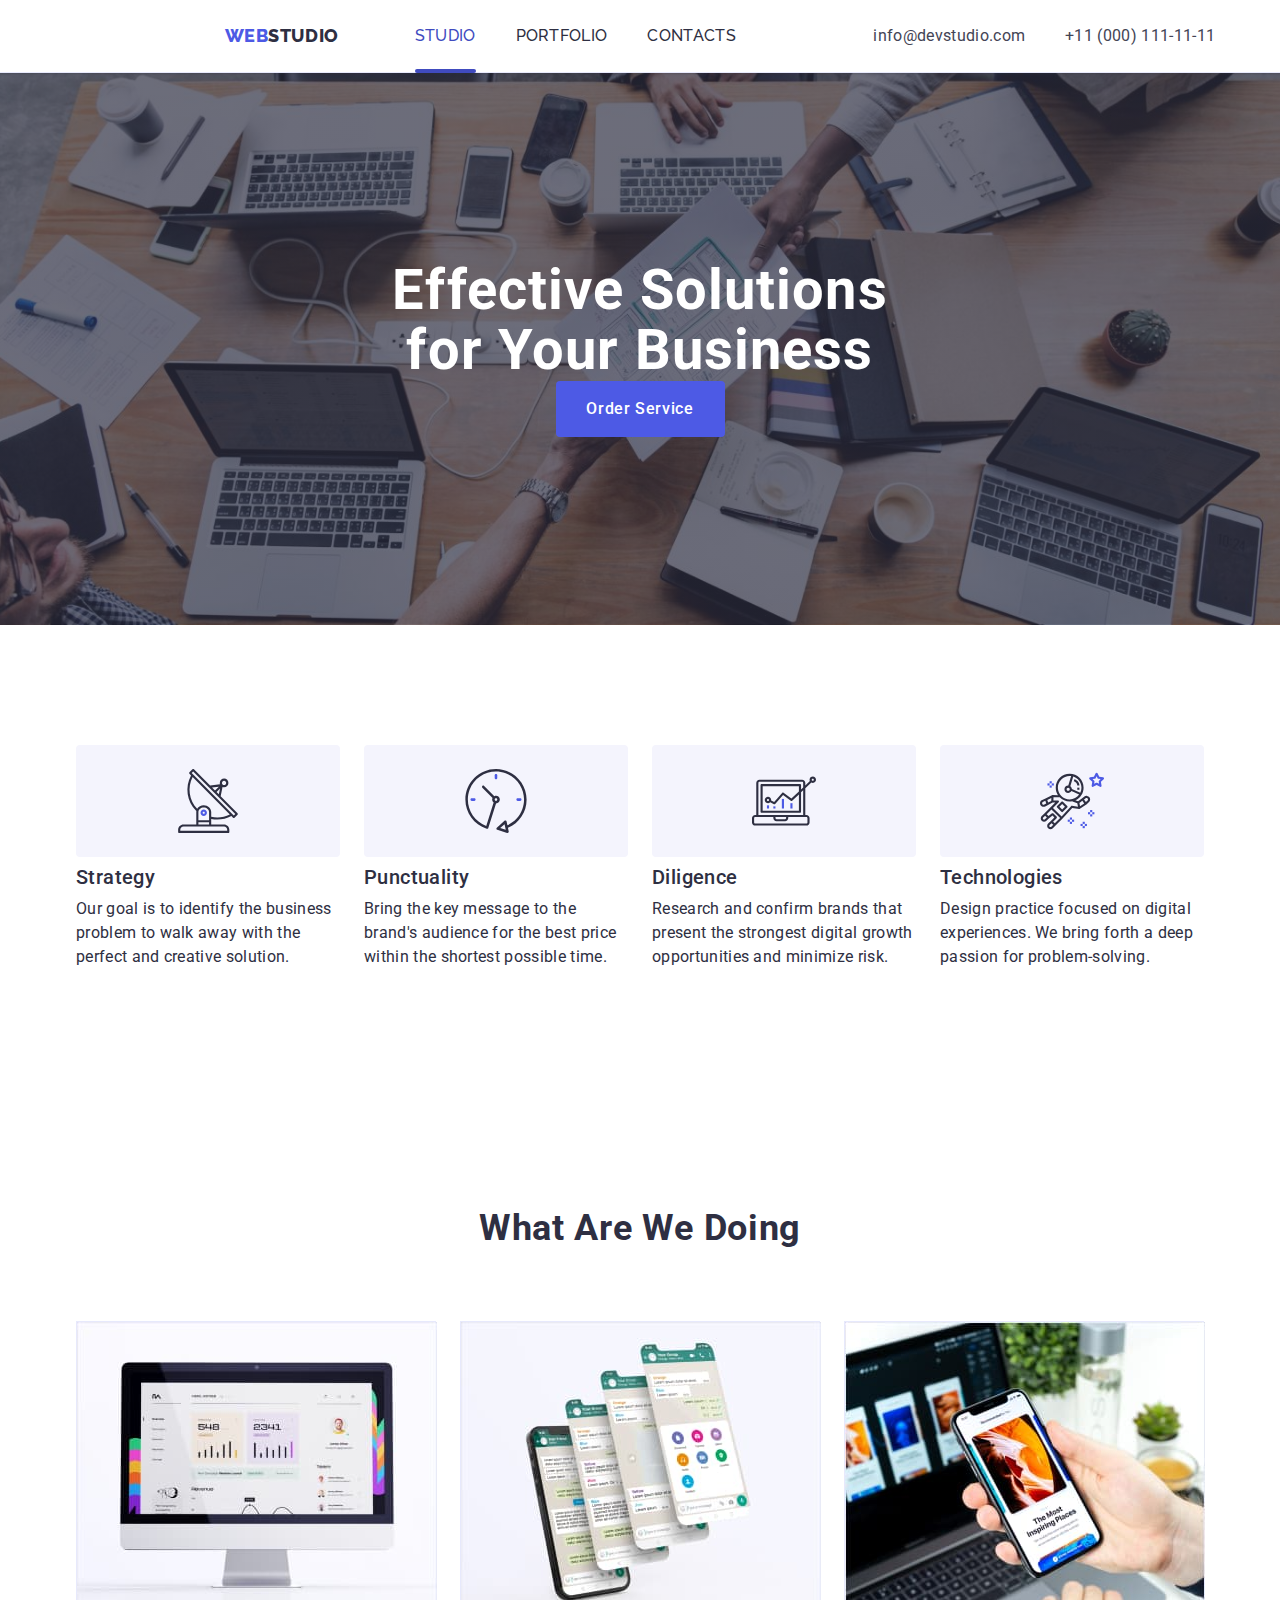
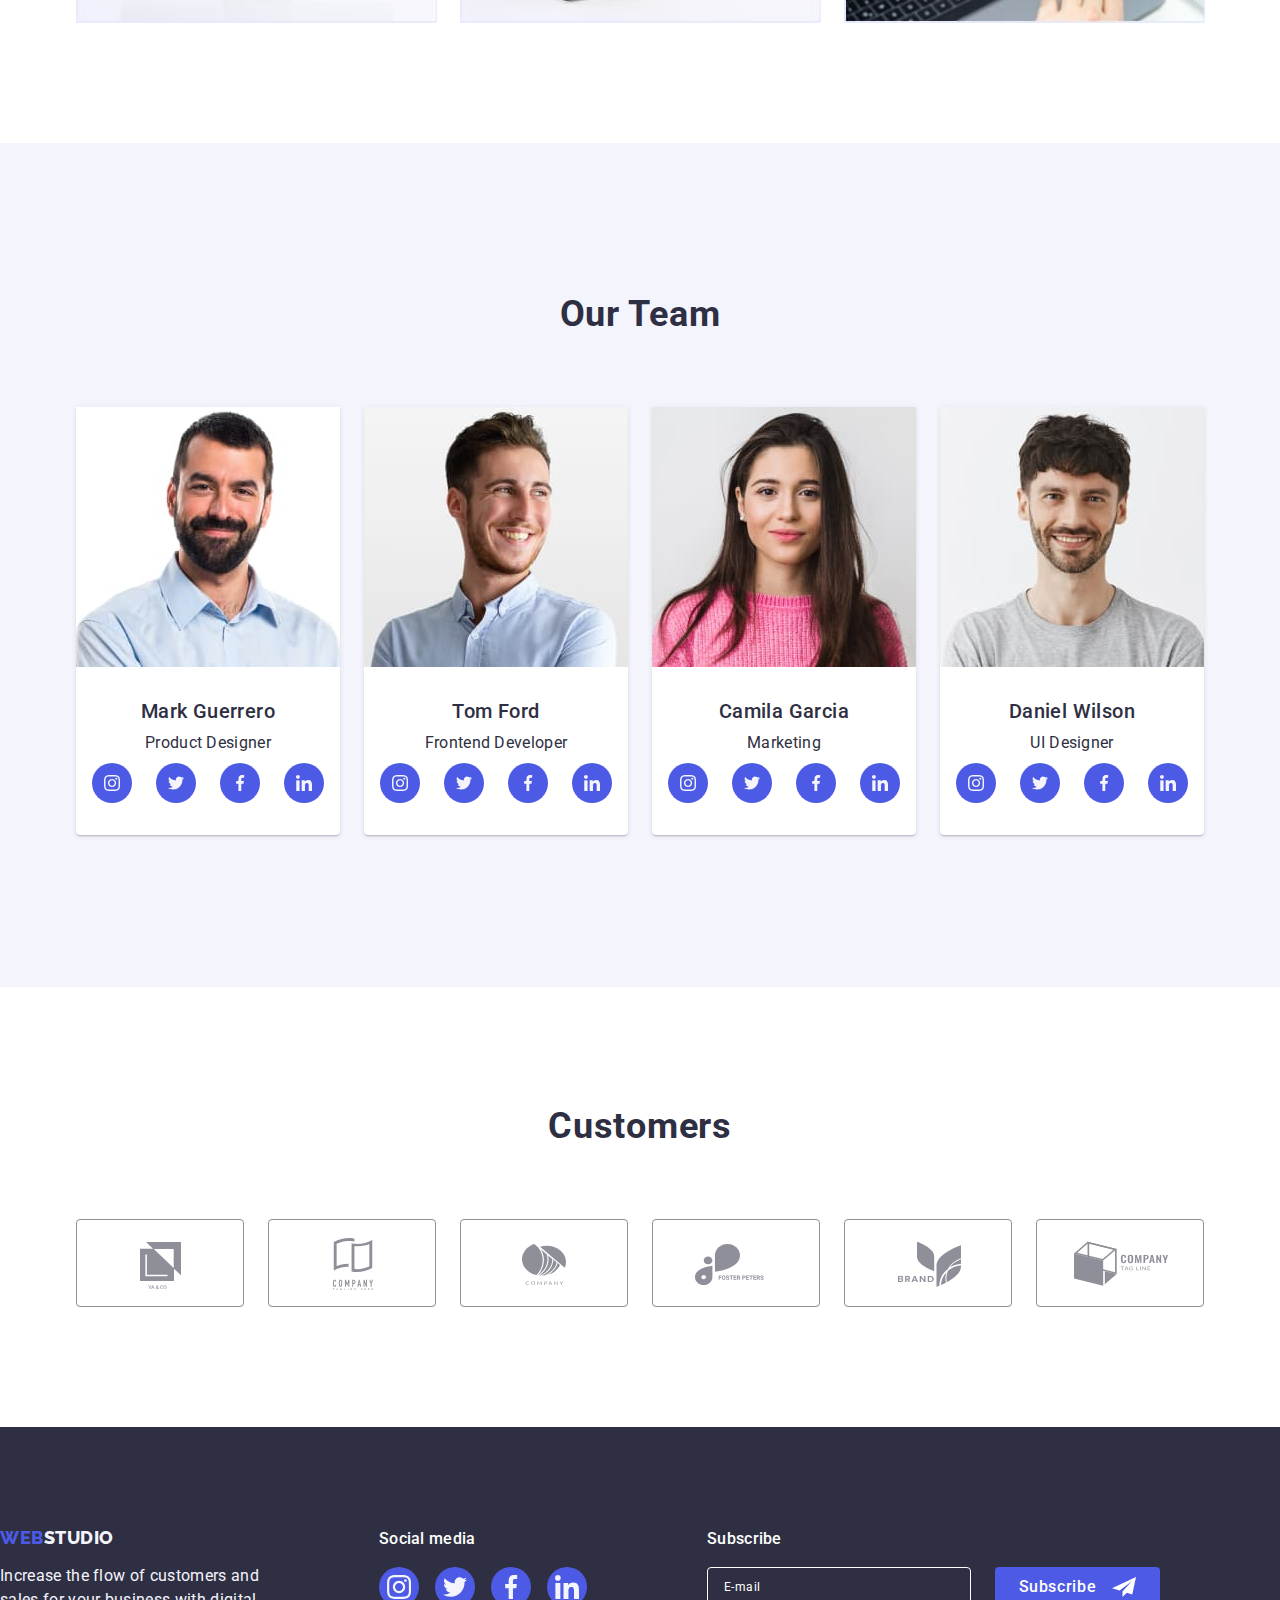
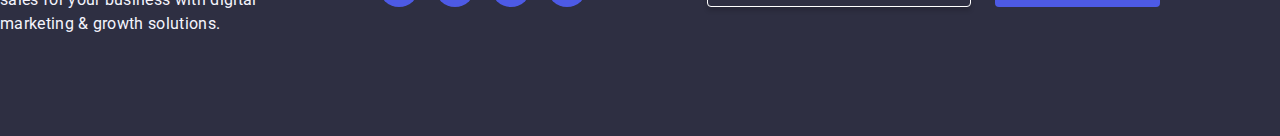
<file: index.html>
<!DOCTYPE html>
<html lang="en">
<head>
    <meta charset="UTF-8">
    <meta name="viewport" content="width=device-width, initial-scale=1.0">
    <title>Web Studio</title>
    <link
    rel="stylesheet"
    href="https://cdnjs.cloudflare.com/ajax/libs/modern-normalize/1.0.0/modern-normalize.min.css"
  />
    <link rel="preconnect" href="https://fonts.googleapis.com" />
    <link rel="preconnect" href="https://fonts.gstatic.com" crossorigin />
    <link
      href="https://fonts.googleapis.com/css2?family=Raleway:wght@800&family=Roboto:wght@400;500;700;900&display=swap"
      rel="stylesheet"
    />
    <link rel="stylesheet" href="./css/styles.css"/>
</head>
<body>
    <header class="header">
        <div class="container">
            <nav class="nav">
                <a href="/index.html" class="link">Web<span class="logo-head">Studio</span></a>
                <ul class="list">
                    <li class="list-item active-nav"><a href="./index.html" class="active-link link">Studio</a></li>
                    <li class="list-item"><a href="./portfolio.html" class="link">Portfolio</a></li>
                    <li class="list-item"><a href="" class="link">Contacts</a></li>
                </ul>
            </nav>
            <address class="contacts">
                <ul class="list">
                    <li class="list-item">
                        <a href="mailto:info@devstudio.com" class="link">info@devstudio.com</a>
                    </li>
                    <li class="list-item">
                        <a href="tel:+110001111111" class="link">+11 (000) 111-11-11</a>
                    </li>
                </ul>
            </address>
        </div>
    </header>
    <main class="main">
        <section class="section hero-section">
                <div class="container">
                    <h1 class="hero-title">Effective Solutions for Your Business</h1>
                    <button type="button" class="hero-button" data-modal-open>Order Service</button>
                </div>
        </section>
        <section class="section section-two Advantages">
            <div class="container">
                <h2 class="visually-hidden">Features</h2>
                <ul class="list">
                    <li class="selection">
                        <div class="stwo-div">
                            <svg width="64" height="64" class="stwo-icons">
                                <use href="./images/icons.svg#strategy"/>
                            </svg>
                        </div>
                        <h3 class="item-title">Strategy</h3>
                        <p class="selection-p">Our goal is to identify the business <br> problem to walk away with the <br> perfect and creative solution.</p>
                    </li>
                    <li class="selection">
                        <div class="stwo-div">
                            <svg width="64" height="64" class="stwo-icons">
                                <use href="./images/icons.svg#punctuality"/>
                            </svg>
                        </div>
                        <h3 class="item-title">Punctuality</h3>
                        <p class="selection-p">Bring the key message to the <br> brand's audience for the best price <br> within the shortest possible time.</p>
                    </li>
                    <li class="selection">
                        <div class="stwo-div">
                            <svg width="64" height="64" class="stwo-icons">
                                <use href="./images/icons.svg#diligence"/>
                            </svg>
                        </div>
                        <h3 class="item-title">Diligence</h3>
                        <p class="selection-p">Research and confirm brands that <br> present the strongest digital growth <br> opportunities and minimize risk.</p>
                    </li>
                    <li class="selection">
                        <div class="stwo-div">
                            <svg width="64" height="64" class="stwo-icons">
                                <use href="./images/icons.svg#technologies"/>
                            </svg>
                        </div>
                        <h3 class="item-title">Technologies</h3>
                        <p class="selection-p">Design practice focused on digital <br> experiences. We bring forth a deep <br> passion for problem-solving.</p>
                    </li>
                </ul>
            </div>
        </section>
        <section class="section section-three">
            <div class="container">
                <h2 class="section-title">What are we doing</h2>
                <ul class="list">
                    <li class="wwd">
                        <img src="./images/img1-pc.jpg" alt="reports" width="360"/>
                    </li>
                    <li class="wwd">
                        <img src="./images/img2-phone-app.jpg" alt="apps" width="360"/>
                    </li>
                    <li class="wwd">
                        <img src="./images/img3-phone-article.jpg" alt="articles" width="360"/>
                    </li>
                </ul>
            </div>
        </section>
        <section class="section section-four team">
            <div class="container">
                <h2 class="section-title">Our Team</h2>
                <ul class="list">
                    <li class="team-list">
                        <img src="./images/img-mark.jpg" alt="Mark Guerrero" width="264" class="markg"/>
                        <div class="container">
                            <h3 class="item-title">Mark Guerrero</h3>
                            <p class="selection-p">Product Designer</p>
                            <ul class="socmed-team">
                                <li class="social-list">
                                    <a href="" class="social-link link">
                                        <svg width="16" height="16" class="sfour-icons">
                                            <use href="./images/icons.svg#insta-socmed"/>
                                        </svg>
                                    </a>
                                </li>
                                <li class="social-list">
                                    <a href="" class="social-link link">
                                        <svg width="16" height="16" class="sfour-icons">
                                            <use href="./images/icons.svg#twitter-socmed"/>
                                        </svg>
                                    </a>
                                </li>
                                <li class="social-list">
                                    <a href="" class="social-link link">
                                        <svg width="16" height="16" class="sfour-icons">
                                            <use href="./images/icons.svg#face-socmed"/>
                                        </svg>
                                    </a>
                                </li>
                                <li class="social-list">
                                    <a href="" class="social-link link">
                                        <svg width="16" height="16" class="sfour-icons">
                                            <use href="./images/icons.svg#linked-socmed"/>
                                        </svg>
                                    </a>
                                </li>
                            </ul>
                        </div>
                    </li>
                    <li class="team-list">
                        <img src="./images/img-tom.jpg" alt="Tom Ford" width="264" class="tomf"/>
                        <div class="container">
                            <h3 class="item-title">Tom Ford</h3>
                            <p class="selection-p">Frontend Developer</p>
                            <ul class="socmed-team">
                                <li class="social-list">
                                    <a href="" class="social-link link">
                                        <svg width="16" height="16" class="sfour-icons">
                                            <use href="./images/icons.svg#insta-socmed"/>
                                        </svg>
                                    </a>
                                </li>
                                <li class="social-list">
                                    <a href="" class="social-link link">
                                        <svg width="16" height="16" class="sfour-icons">
                                            <use href="./images/icons.svg#twitter-socmed"/>
                                        </svg>
                                    </a>
                                </li>
                                <li class="social-list">
                                    <a href="" class="social-link link">
                                        <svg width="16" height="16" class="sfour-icons">
                                            <use href="./images/icons.svg#face-socmed"/>
                                        </svg>
                                    </a>
                                </li>
                                <li class="social-list">
                                    <a href="" class="social-link link">
                                        <svg width="16" height="16" class="sfour-icons">
                                            <use href="./images/icons.svg#linked-socmed"/>
                                        </svg>
                                    </a>
                                </li>
                            </ul>
                        </div>
                    </li>
                    <li class="team-list">
                        <img src="./images/img-camila.jpg" alt="Camila Garcia" width="264" class="camillag"/>
                        <div class="container">
                            <h3 class="item-title">Camila Garcia</h3>
                            <p class="selection-p">Marketing</p>
                            <ul class="socmed-team">
                                <li class="social-list">
                                    <a href="" class="social-link link">
                                        <svg width="16" height="16" class="sfour-icons">
                                            <use href="./images/icons.svg#insta-socmed"/>
                                        </svg>
                                    </a>
                                </li>
                                <li class="social-list">
                                    <a href="" class="social-link link">
                                        <svg width="16" height="16" class="sfour-icons">
                                            <use href="./images/icons.svg#twitter-socmed"/>
                                        </svg>
                                    </a>
                                </li>
                                <li class="social-list">
                                    <a href="" class="social-link link">
                                        <svg width="16" height="16" class="sfour-icons">
                                            <use href="./images/icons.svg#face-socmed"/>
                                        </svg>
                                    </a>
                                </li>
                                <li class="social-list">
                                    <a href="" class="social-link link">
                                        <svg width="16" height="16" class="sfour-icons">
                                            <use href="./images/icons.svg#linked-socmed"/>
                                        </svg>
                                    </a>
                                </li>
                            </ul>
                        </div>
                    </li>
                    <li class="team-list">
                        <img src="./images/img-daniel.jpg" alt="Daniel Wilson" width="264" class="danielw"/>
                        <div class="container">
                            <h3 class="item-title">Daniel Wilson</h3>
                            <p class="selection-p">UI Designer</p>
                            <ul class="socmed-team">
                                <li class="social-list">
                                    <a href="" class="social-link link">
                                        <svg width="16" height="16" class="sfour-icons">
                                            <use href="./images/icons.svg#insta-socmed"/>
                                        </svg>
                                    </a>
                                </li>
                                <li class="social-list">
                                    <a href="" class="social-link link">
                                        <svg width="16" height="16" class="sfour-icons">
                                            <use href="./images/icons.svg#twitter-socmed"/>
                                        </svg>
                                    </a>
                                </li>
                                <li class="social-list">
                                    <a href="" class="social-link link">
                                        <svg width="16" height="16" class="sfour-icons">
                                            <use href="./images/icons.svg#face-socmed"/>
                                        </svg>
                                    </a>
                                </li>
                                <li class="social-list">
                                    <a href="" class="social-link link">
                                        <svg width="16" height="16" class="sfour-icons">
                                            <use href="./images/icons.svg#linked-socmed"/>
                                        </svg>
                                    </a>
                                </li>
                            </ul>
                        </div>
                    </li>
                </ul>
            </div>
        </section>
        <section class="clients section section-five">
            <div class="container">
                <h2 class="section-title">Customers</h2>
                <ul class="list client-lists">
                    <li class="client-list">
                        <a href="" class="client-link">
                            <svg width="104" height="56" class="sfive-icons">
                                <use href="./images/icons.svg#customer_one" />
                            </svg>
                        </a>
                    <li class="client-list">
                        <a href="" class="client-link">
                            <svg width="104" height="56" class="sfive-icons">
                                <use href="./images/icons.svg#customer_two"/>
                            </svg>
                        </a>
                    </li>
                    <li class="client-list">
                        <a href="" class="client-link">
                            <svg width="104" height="56" class="sfive-icons">
                                <use href="./images/icons.svg#customer_three"/>
                            </svg>
                        </a>
                    </li>
                    <li class="client-list">
                        <a href="" class="client-link">
                            <svg width="104" height="56" class="sfive-icons">
                                <use href="./images/icons.svg#customer_four"/>
                            </svg>
                        </a>
                    </li>
                    <li class="client-list">
                        <a href="" class="client-link">
                            <svg width="104" height="56" class="sfive-icons">
                                <use href="./images/icons.svg#customer_five"/>
                            </svg>
                        </a>
                    </li>
                    <li class="client-list">
                        <a href="" class="client-link">
                            <svg width="104" height="56" class="sfive-icons">
                                <use href="./images/icons.svg#customer_six"/>
                            </svg>
                        </a>
                    </li>
                </ul>
            </div>
        </section>
    </main>
    <footer class="footer">
        <div class="footer-div">
            <div class="container">
                <a href="#" class="link">Web<span class="logo-footer">Studio</span></a>
                <p class="footer-p">Increase the flow of customers and <br> sales for your business with digital <br> marketing & growth solutions.</p>
            </div>
            <div class="footer-social">
                <p class="socmed-p">Social media</p>
                <ul class="socmed-footer">
                    <li class="socmed-footer-list">
                        <a href="" class="socmed-footer-link">
                            <svg width="24" height="24" class="footer-icons">
                                <use href="./images/icons.svg#instagram"/>
                            </svg>
                        </a>
                    </li>
                    <li class="socmed-footer-list">
                        <a href="" class="socmed-footer-link">
                            <svg width="24" height="24" class="footer-icons">
                                <use href="./images/icons.svg#twitter"/>
                            </svg>
                        </a>
                    </li>
                    <li class="socmed-footer-list">
                        <a href="" class="socmed-footer-link">
                            <svg width="24" height="24" class="footer-icons">
                                <use href="./images/icons.svg#facebook"/>
                            </svg>
                        </a>
                    </li>
                    <li class="socmed-footer-list">
                        <a href="" class="socmed-footer-link">
                            <svg width="24" height="24" class="footer-icons">
                                <use href="./images/icons.svg#linkedin"/>
                            </svg>
                        </a>
                    </li>
                </ul>
            </div>
            <div class="footer-newsletter">
                <p class="newsletter-p">Subscribe</p>
                <form class="newsletter-form">
                    <label class="nl-email">
                        <input type="email" placeholder="E-mail" name="subscribe" class="nl-input">
                    </label>
                    <button type="submit" class="subscribe-button">
                        Subscribe
                        <svg height="24" width="24" xmlns="http://www.w3.org/2000/svg" class="subscribe-icon">
                            <use href="./images/icons.svg#newsletter"/>
                        </svg>
                    </button>
                </form>
            </div>
        </div>
    </footer>
    <div class="backdrop is-hidden" data-modal>
        <div class="modal-window">
            <button class="modal-close" type="button" data-modal-close>
                <svg width="8" height="8" class="close-icon">
                    <use href="./images/icons.svg#cross"/>
                </svg>
            </button>
            <p class="modal-p">Leave your contacts and we will call you back</p>
            <form class="modal-form">
                <div class="form-div">
                    <label class="form-label" for="user-name">Name</label>
                    <div class="input-icon">
                        <input id="user-name" name="user-name" type="text" class="user-input">
                        <svg height="24" width="18" xmlns="http://www.w3.org/2000/svg" class="form-icon">
                            <use href="./images/icons.svg#user"/>
                        </svg>
                    </div>
                </div>
                <div class="form-div">
                    <label class="form-label" for="phone">Phone</label>
                    <div class="input-icon">
                        <input id="phone" name="phone" type="tel" class="user-input">
                        <svg height="24" width="18" xmlns="http://www.w3.org/2000/svg" class="form-icon">
                            <use href="./images/icons.svg#phone"/>
                        </svg>
                    </div>
                </div>
                <div class="form-div">
                    <label class="form-label" for="email">Email</label>
                    <div class="input-icon">
                        <input id="email" name="email" type="email" class="user-input">
                        <svg height="24" width="18" xmlns="http://www.w3.org/2000/svg" class="form-icon">
                            <use href="./images/icons.svg#mail"/>
                        </svg>
                    </div>
                </div>
                <div class=" comment-div">
                    <label class="form-label" for="user-comment">Comment</label>
                    <textarea id="user-comment" name="user-comment" placeholder="Text input" class="usercomment"></textarea>
                </div>
                <div class="privacy-div">
                    <input type="checkbox" id="user-privacy" name="user-privacy" value="true" class="privacy-input visually-hidden">
                    <label for="user-privacy" class="privacy-label">I accept the terms and conditions of the 
                        <span class="check-span">
                            <svg height="8" width="10" xmlns="http://www.w3.org/2000/svg">
                                <use href="./images/icons.svg#checked"/>
                            </svg>
                        </span>
                    <a href="" class="policy-link">Privacy Policy</a>
                    </label>
                </div>
                <button type="submit" class="form-submit">Send</button>
            </form>
        </div>
    </div>
    <script src="./js/modal.js"></script>
</body>
</html>
</file>
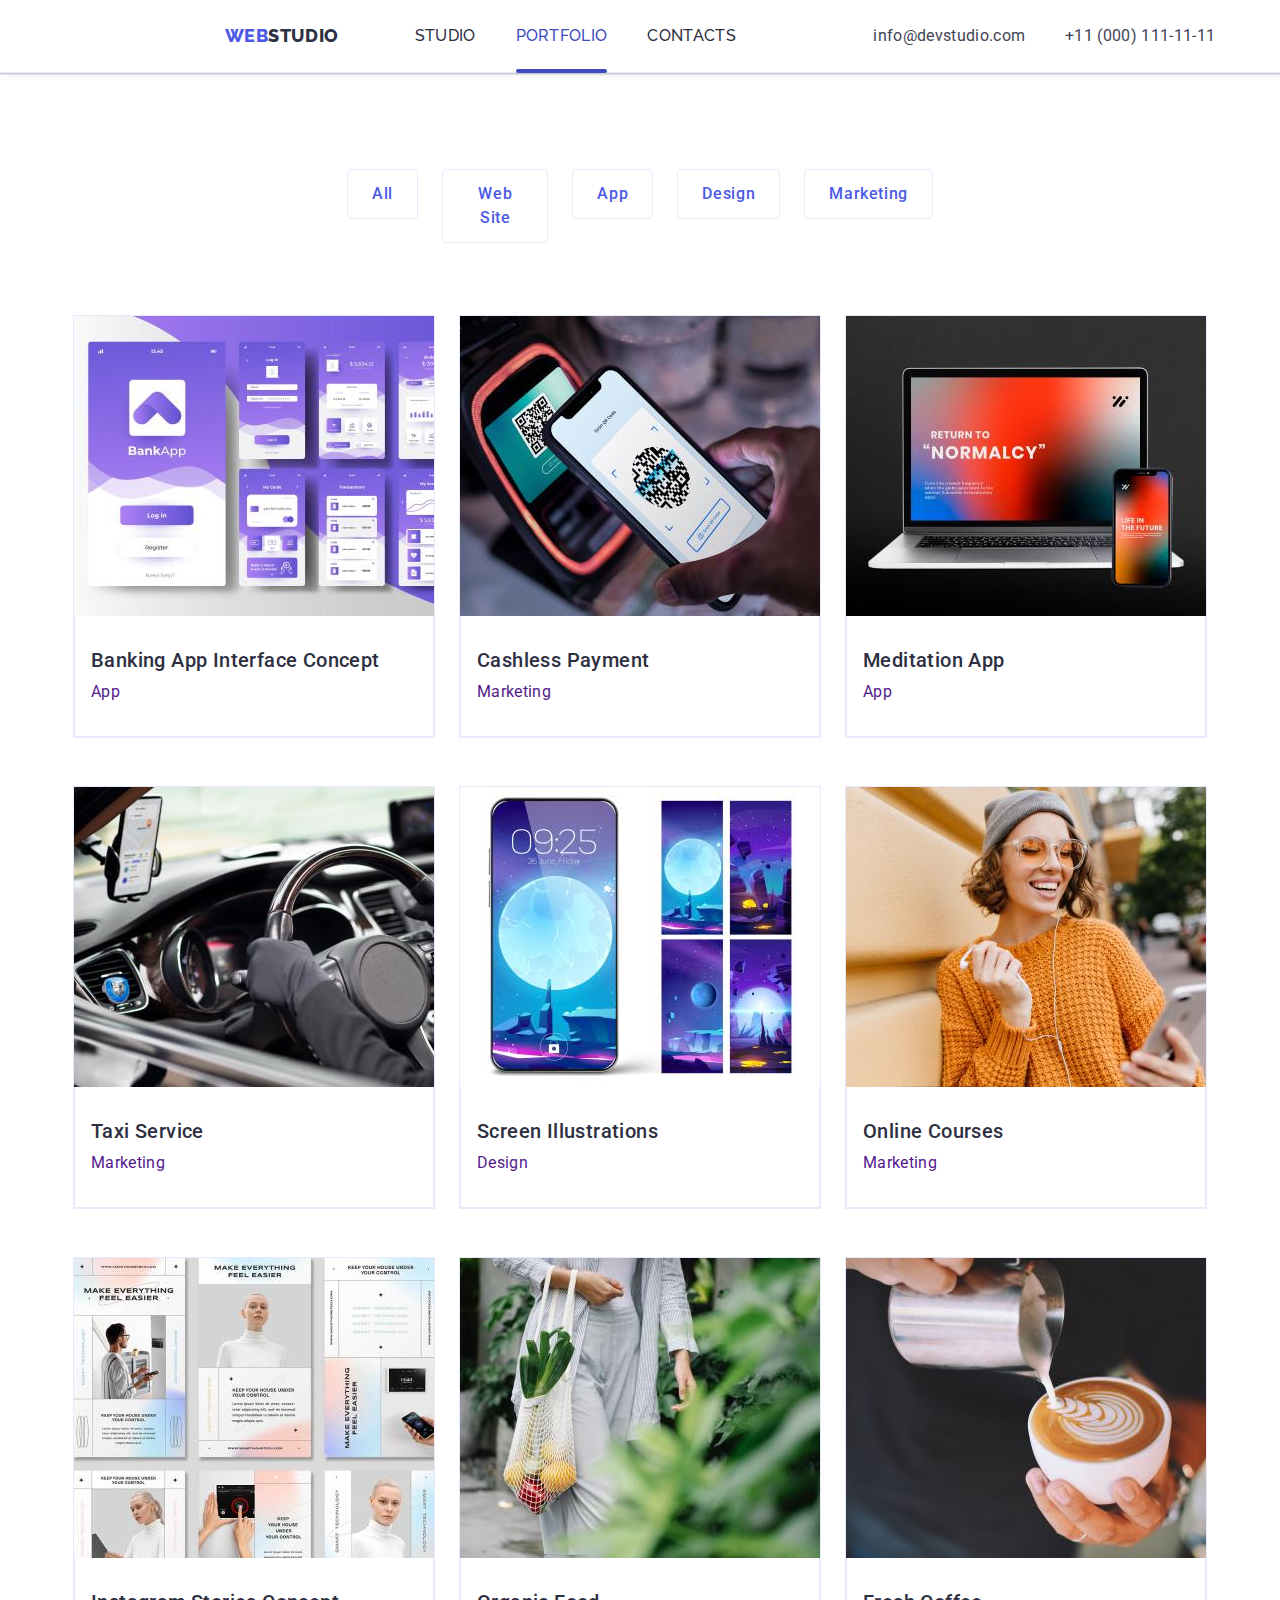
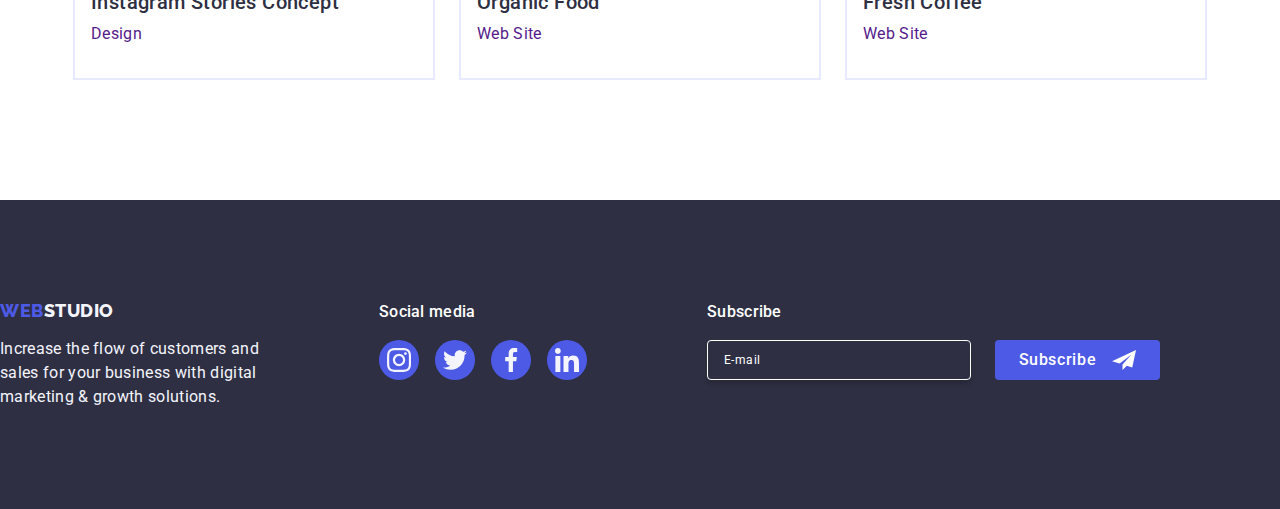
<file: portfolio.html>
<!DOCTYPE html>
<html lang="en">
  <head>
    <meta charset="UTF-8" />
    <meta name="viewport" content="width=device-width, initial-scale=1.0" />
    <title>Portfolio</title>
<link
    rel="stylesheet"
    href="https://cdnjs.cloudflare.com/ajax/libs/modern-normalize/1.0.0/modern-normalize.min.css"
  />
    <link rel="preconnect" href="https://fonts.googleapis.com" />
    <link rel="preconnect" href="https://fonts.gstatic.com" crossorigin />
    <link
      href="https://fonts.googleapis.com/css2?family=Raleway:wght@800&family=Roboto:wght@400;500;700;900&display=swap"
      rel="stylesheet"
    />
        <link rel="stylesheet" href="./css/styles.css"/>
  </head>
  <body>
    <header class="header">
      <div class="container">
        <nav class="nav">
          <a href="/index.html" class="link">Web<span class="logo-head">Studio</span></a>
          <ul class="list">
            <li class="list-item"><a href="./index.html" class="link">Studio</a></li>
            <li class="list-item active-nav"><a href="./portfolio.html" class="link active-link">Portfolio</a></li>
            <li class="list-item"><a href="" class="link">Contacts</a></li>
          </ul>
        </nav>
        <address class="contacts">
          <ul class="list">
            <li class="list-item">
              <a href="mailto:info@devstudio.com" class="link">info@devstudio.com</a>
            </li>
            <li class="list-item">
              <a href="tel:+110001111111" class="link">+11 (000) 111-11-11</a>
            </li>
          </ul>
        </address>
      </div>
    </header>
    <main>
      <section class="portfolio">
        <div class="container">
          <h1 class="visually-hidden">Portfolio filter</h1>
          <ul class="list filter">
            <li><button type="button" class="filter-button">All</button></li>
            <li><button type="button" class="filter-button">Web Site</button></li>
            <li><button type="button" class="filter-button">App</button></li>
            <li><button type="button" class="filter-button">Design</button></li>
            <li><button type="button" class="filter-button">Marketing</button></li>
          </ul>

          <ul class="list items">
            <li class="pf-item">
              <a href="" class="list-app">
                <div class="content-div">
                  <img src="./images/bank-app.jpg" alt="Banking App" width="360" />
                  <p class="content-p">
                    14 Stylish and User-Friendly App Design Concepts · Task Manager App · Calorie Tracker App · Exotic Fruit Ecommerce App · Cloud Storage App
                  </p>
                </div>
                <div class="container">
                    <h2 class="item-title">Banking App Interface Concept</h2>
                    <p class="selection-p">App</p>
                </div>
              </a>
            </li>
            <li class="pf-item">
              <a href="" class="list-app">
                <div class="content-div">
                  <img src="./images/cashless.jpg" alt="Cashless Payment" width="360" />
                  <p class="content-p">
                    14 Stylish and User-Friendly App Design Concepts · Task Manager App · Calorie Tracker App · Exotic Fruit Ecommerce App · Cloud Storage App
                  </p>
                </div>
                <div class="container">
                  <h2 class="item-title">Cashless Payment</h2>
                  <p class="selection-p">Marketing</p>
                </div>
                </a>
            </li>

            <li class="pf-item">
              <a href="" class="list-app">
                <div class="content-div">
                  <img src="./images/meditation.jpg" alt="Meditation App" width="360" />
                  <p class="content-p">
                    14 Stylish and User-Friendly App Design Concepts · Task Manager App · Calorie Tracker App · Exotic Fruit Ecommerce App · Cloud Storage App
                  </p>
                </div>
                <div class="container">
                  <h2 class="item-title">Meditation App</h2>
                  <p class="selection-p">App</p>
                </div>
              </a>
            </li>

            <li class="pf-item">
              <a href="" class="list-app">
                <div class="content-div">
                  <img src="./images/taxi-service.jpg" alt="Taxi Service" width="360" />
                  <p class="content-p">
                    14 Stylish and User-Friendly App Design Concepts · Task Manager App · Calorie Tracker App · Exotic Fruit Ecommerce App · Cloud Storage App
                  </p>
                </div>
                <div class="container">
                  <h2 class="item-title">Taxi Service</h2>
                  <p class="selection-p">Marketing</p>
                </div>
              </a>
            </li>
            <li class="pf-item">
              <a href="" class="list-app">
                <div class="content-div">
                  <img src="./images/wallpaper.jpg" alt="Screen Illustrations" width="360"/>
                  <p class="content-p">
                    14 Stylish and User-Friendly App Design Concepts · Task Manager App · Calorie Tracker App · Exotic Fruit Ecommerce App · Cloud Storage App
                  </p>
                </div>
                <div class="container">
                  <h2 class="item-title">Screen Illustrations</h2>
                  <p class="selection-p">Design</p>
                </div>
              </a>
            </li>
            <li class="pf-item">
              <a href="" class="list-app">  
                <div class="content-div">
                  <img src="./images/online-course.jpg" alt="Online Courses" width="360"/>
                  <p class="content-p">
                    14 Stylish and User-Friendly App Design Concepts · Task Manager App · Calorie Tracker App · Exotic Fruit Ecommerce App · Cloud Storage App
                  </p>
                </div>
                <div class="container">
                  <h2 class="item-title">Online Courses</h2>
                  <p class="selection-p">Marketing</p>
                </div>
              </a>
            </li>
            <li class="pf-item">
              <a href="" class="list-app">
                <div class="content-div">
                  <img src="./images/insta-stories.jpg" alt="Instagram Stories" width="360"/>
                  <p class="content-p">
                    14 Stylish and User-Friendly App Design Concepts · Task Manager App · Calorie Tracker App · Exotic Fruit Ecommerce App · Cloud Storage App
                  </p>
                </div>
                <div class="container">
                  <h2 class="item-title">Instagram Stories Concept</h2>
                  <p class="selection-p">Design</p>
                </div>
              </a>
            </li>
            <li class="pf-item">
              <a href="" class="list-app">
                <div class="content-div">
                  <img src="./images/organic-food.jpg" alt="Organic Food" width="360" />
                  <p class="content-p">
                    14 Stylish and User-Friendly App Design Concepts · Task Manager App · Calorie Tracker App · Exotic Fruit Ecommerce App · Cloud Storage App
                  </p>
                </div>
                <div class="container">
                  <h2 class="item-title">Organic Food</h2>
                  <p class="selection-p">Web Site</p>
                </div>
              </a>
            </li>
            <li class="pf-item">
              <a href="" class="list-app">
                <div class="content-div">
                  <img src="./images/coffee.jpg" alt="Coffee" width="360" />
                  <p class="content-p">
                    14 Stylish and User-Friendly App Design Concepts · Task Manager App · Calorie Tracker App · Exotic Fruit Ecommerce App · Cloud Storage App
                  </p>
                </div>
                <div class="container">
                  <h2 class="item-title">Fresh Coffee</h2>
                  <p class="selection-p">Web Site</p>
                </div>
              </a>
            </li>
          </ul>
        </div>
      </section>
    </main>
    <footer class="footer">
        <div class="footer-div">
            <div class="container">
                <a href="#" class="link">Web<span class="logo-footer">Studio</span></a>
                <p class="footer-p">Increase the flow of customers and <br> sales for your business with digital <br> marketing & growth solutions.</p>
            </div>
            <div class="footer-social">
                <p class="socmed-p">Social media</p>
                <ul class="socmed-footer">
                    <li class="socmed-footer-list">
                        <a href="" class="socmed-footer-link">
                            <svg width="24" height="24" class="footer-icons">
                                <use href="./images/icons.svg#instagram"/>
                            </svg>
                        </a>
                    </li>
                    <li class="socmed-footer-list">
                        <a href="" class="socmed-footer-link">
                            <svg width="24" height="24" class="footer-icons">
                                <use href="./images/icons.svg#twitter"/>
                            </svg>
                        </a>
                    </li>
                    <li class="socmed-footer-list">
                        <a href="" class="socmed-footer-link">
                            <svg width="24" height="24" class="footer-icons">
                                <use href="./images/icons.svg#facebook"/>
                            </svg>
                        </a>
                    </li>
                    <li class="socmed-footer-list">
                        <a href="" class="socmed-footer-link">
                            <svg width="24" height="24" class="footer-icons">
                                <use href="./images/icons.svg#linkedin"/>
                            </svg>
                        </a>
                    </li>
                </ul>
            </div>
            <div class="footer-newsletter">
                <p class="newsletter-p">Subscribe</p>
                <form class="newsletter-form">
                    <label class="nl-email">
                        <input type="email" placeholder="E-mail" name="subscribe" class="nl-input">
                    </label>
                    <button type="submit" class="subscribe-button">
                        Subscribe
                        <svg height="24" width="24" xmlns="http://www.w3.org/2000/svg" class="subscribe-icon">
                            <use href="./images/icons.svg#newsletter"/>
                        </svg>
                    </button>
                </form>
            </div>
        </div>
    </footer>
  </body>
</html>
</file>
<file: css/styles.css>
:root {
  --iris: #4d5ae5;
  --cloud: #F4F4FD;
  --navy: #2E2F42;
  --cornflower: #E7E9FC;
  --slate: #434455;
  --ocean: #404BBF;
  --light-slate: #8E8F99;
  --green: #31D0AA;
}

* {
margin: 0 auto;
padding: 0;
}

.section {
  padding: 120px 0;
}

/* body/general format*/
body {
  font-family: "Roboto", sans-serif;
  color: var(--slate);
  font-size: 16px;
  font-weight: 400;
  line-height: 1.5;
  letter-spacing: 0.32px;
  background-color: #FFFFFF;
}


 /* hidden */
.visually-hidden {
overflow: hidden;
opacity: 0;
position: absolute;
}

/* navy colored texts */
.logo-head,
.nav .list .link,
.list,
.section-title,
.item-title {
  color: var(--navy);
}

/* remove list style and padding */
.list {
  list-style: none;
  padding-left: 0;
}

/* link decoration */
.link,
.list-app{
  text-decoration: none;
}

/* ocean pseudo-class color */
.link:active,
.link:hover,
.link:focus, 
.nav .link:active,
.nav .link:hover,
.nav .link:focus, 
.contacts .link:active,
.contacts .link:hover,
.contacts .link:focus,
.footer .link:active,
.footer .link:hover,
.footer .link:focus {
  color: var(--ocean);
}

/* TEXT FORMATS*/
/* H2 */
.section-title {
  font-size: 36px;
  font-weight: 700;
  line-height: 1.11;
  letter-spacing: 0.72px;
  text-transform: capitalize;
  text-align: center;
}

/* h3 */
.item-title {
  font-size: 20px;
  font-weight: 500;
  line-height: 1.2;
  letter-spacing: 0.02em;
}

/* buttons */
.hero-button,
.filter-button {
  font-family: "Roboto", sans-serif;
  font-size: 16px;
  font-weight: 500;
  line-height: 1.5;
  letter-spacing: 0.04em;
  cursor: pointer;
  border-radius: 4px;
  border: none;
}

/* image */
img {
  display: block;
}

.nav .link,
.footer .link {
  color: var(--iris);
  font-family: "Raleway", sans-serif;
  font-size: 18px;
  font-weight: 800;
  line-height: 1.17;
  letter-spacing: 0.54px;
  text-transform: uppercase;
}
.header {
  display: flex;
  width: 1440px;
  flex-shrink: 0;
  align-items: center;
  border-bottom: 1px solid var(--cornflower);
   box-shadow: 0px 2px 1px rgba(46, 47, 66, 0.08), 0px 1px 1px rgba(46, 47, 66, 0.16), 0px 1px 6px rgba(46, 47, 66 , 0.08);
}

.header .container {
  width: 1158px;
  margin: 0 auto;
  padding: 0 15px;
  display: flex;
  align-items: center;
  justify-content: space-between;
}

.nav .link {
  display: flex;
  margin-right: 76px;
  align-items: center;
}

/* nav format */
.nav .list .link {
  display: inline-flex;
  font-size: 16px;
  font-weight: 500;
  line-height: 1.5;
  letter-spacing: 0.32px;
  padding: 24px 0;
  margin: 0;
  transition: color 250ms cubic-bezier(0.4, 0, 0.2, 1);
}

.header .list .active-nav .active-link {
  position: relative;
  color: var(--ocean);
}



.active-link::after {
  content: '';
  position: absolute;
  left: 0;
  bottom: -1px;
  height: 4px;
  width: 100%;
  background-color: var(--ocean);
  border-radius: 2px;
}

.nav {
  display: flex;
  align-items: center;
}

.container .nav .list,
.container .contacts .list {
  display: flex;
  gap: 40px;
}

/* contacts format */
.contacts,
.contacts .link {
  font-style: normal;
  color: var(--slate);
  transition: color 250ms cubic-bezier(0.4, 0, 0.2, 1);
}

/* Main format */
/* Hero/Section 1 Format*/
.hero-section {
  background-image: linear-gradient(rgba(46, 47, 66, 0.70),rgba(46, 47, 66, 0.70)), url(/images/hero.jpg);
  background-repeat: no-repeat;
  background-position: center;
  background-size: cover;
  background-color: unset;
  padding: 188px 0;
}

.hero-title {
    font-size: 56px;
    font-weight: 700;
    line-height: 1.07; /* 107.143% */
    letter-spacing: 0.02em;
    text-align: center;
    color: #FFFFFF;
    max-width: 496px;
}
.hero-button{
  background-color: var(--iris);
  color: #FFFFFF;
  min-width: 169px;
  height: 56px;
  display: block;
  margin: 0 auto;
  transition: background-color 250ms cubic-bezier(0.4, 0, 0.2, 1);
}

.hero-button:hover,
.hero-button:active,
.filter-button:active,
.filter-button:hover,
.hero-button:focus,
.filter-button:focus  {
  background-color: var(--ocean);
  color: #FFFFFF ;
}


/* section 2 */

.section .container .list {
  display: flex;
  gap: 24px;
  width: 1128px;
}

.selection {
  width: calc((100% - 72px) / 4);
}

.section-two .item-title {
  margin-bottom: 8px;
}

.stwo-div {
  display: flex;
  align-items: center;
  justify-content: center;
  background-color: var(--cloud);
  border-radius: 4px;
  height: 112px;
  margin-bottom: 8px;
}

/* section 3 */
 .section-title {
  margin-bottom: 72px;
}

.wwd {
  width: calc((100% - 48px) / 3);
}

/* section4 */
.section-four{
  text-align: center;
  background-color: var(--cloud);
}

.team-list {
  border-radius: 0px 0px 4px 4px;
  background: var(--WHITE, #FFF);
  box-shadow: 0px 2px 1px 0px rgba(46, 47, 66, 0.08), 0px 1px 1px 0px rgba(46, 47, 66, 0.16), 0px 1px 6px 0px rgba(46, 47, 66, 0.08);
}

.section-four .list {
 width: calc((100% - 3 * 24px) / 4);
}

.section-four .team-list {
  border-radius: 0 0 4px 4px;
}

.section-four .container {
  padding: 32px 0;
}

.team .selection-p {
  margin-bottom: 8px;
}


.socmed-team {
  display: flex;
  justify-content: center;
  align-items: center;
  gap:24px;
}

.social-list{
  display: flex;
  width: 40px;
  height: 40px;
  margin: 0;
}

.social-link {
  display: flex;
  width: 100%;
  height: 100%;
  background-color: var(--iris);
  border-radius: 50%;
  align-items: center;
  justify-content: center;
  transition: background-color 250ms cubic-bezier(0.4, 0, 0.2, 1);
}

.social-link:hover,
.social-link:focus {
 background-color: var(--ocean);
}

.sfour-icons {
  fill: var(--cloud);
}

.item-title {
  margin-bottom: 8px;
}

/* section 5 */


.client-list {
  display: flex;
  height: 88px;
  width: calc((100% - 120px) / 6);
}

.client-link {
  display: flex;
  align-items: center;
  justify-content: center;
  width: 100%;
  height: 100;
  border: 1px solid var(--light-slate);
  border-radius: 4px;
  fill: var(--light-slate);
  color: var(--light-slate);
  transition: border-color 250ms cubic-bezier(0.4, 0, 0.2, 1),
  color 250ms cubic-bezier(0.4, 0, 0.2, 1);
}

.client-link:focus,
.client-link:hover {
  fill: var(--ocean);
  border-color: var(--ocean);
  color: var(--ocean);
}

.sfive-icons {
  fill:currentColor;
}

/* Footer */
.footer,
.logo-footer{
  color: var(--cloud);
}

.footer{
  background-color: var(--navy);
  padding: 100px 0;
}


.footer .container .link {
  display: inline-block;
  margin-bottom: 16px;
}

.footer-div {
  display: flex;
  align-items: baseline;
}

.footer-div .container {
  margin: 0;
  margin-right: 120px;
}


.footer-social {
  display: flex;
  flex-direction: column;
  margin: 0;
}

.socmed-p {
  margin: 0 0 16px 0;
  color: #FFFFFF;
  font-weight: 500;
}

.socmed-footer {
  list-style: none;
  padding-left: 0;
  display: flex;
  gap: 16px;
  align-items: flex-end;
}

.socmed-footer-list {
  width: 40px;
  height: 40px;
}

.socmed-footer-link {
  display: flex;
  width: 100%;
  height: 100%;
  background-color: var(--iris);
  border-radius: 50%;
  align-items: center;
  justify-content: center;
  transition: background-color 250ms cubic-bezier(0.4, 0, 0.2, 1);
}

.socmed-footer-link:hover,
.socmed-footer-link:focus {
  background-color: var(--green);
}

.footer-icons {
  fill: var(--cloud);
}

.newsletter-p{
  margin-bottom: 16px;
  font-weight: 500;
  color: #ffffff;
}

.newsletter-form{
  display : flex;
  gap: 24px;
}

.nl-input {
  width: 264px;
  height: 40px;
  border: 1px solid #ffffff;
  background-color: transparent;
  font-size: 12px;
  line-height: 1.5;
  letter-spacing: 0.04em;
  padding-left: 16px;
  box-shadow: 0px 4px 4px 0px rgba(0, 0, 0, 0.15);
  border-radius: 4px;
  color: #ffffff;
}

.nl-input::placeholder{
  color: #ffffff;
}

.subscribe-button {
  background-color: var(--iris);
  min-width: 165px;
  height: 40px;
  display: flex;
  justify-content: center;
  align-items: center;
  font-weight: 500;
  line-height: 1.5;
  letter-spacing: 0.04em;
  cursor:pointer;
  border: none;
  border-radius: 4px;
  color: #FFFFFF;
}

.subscribe-icon{
  margin: 0;
  margin-left: 16px;
}

/* MODAL */
.backdrop {
  position: fixed;
  top: 0;
  left: 0;
  width: 100%;
  height: 100%;
  background-color: rgba(46, 47, 66, 0.4);
  transition: opacity 250ms cubic-bezier(0.4, 0, 0.2, 1), visibility 250ms cubic-bezier(0.4, 0, 0.2, 1);
}

.modal-window {
  position: absolute;
  top: 50%;
  left: 50%;
  transform: translate(-50%, -50%) scale(1);
  width: 408px;
  min-height: 584px;
  background-color: #fcfcfc;
  box-shadow: 0px 1px 1px rgba(0, 0, 0, 0.14), 0px 1px 3px rgba(0, 0, 0, 0.12), 0px 2px 1px rgba(0, 0, 0, 0.2);
  border-radius: 4px;
  transition: transform 250ms cubic-bezier(0.4, 0, 0.2, 1);
  padding: 72px 24px 24px 24px;
}

.is-hidden {
  opacity: 0;
  visibility: hidden;
  pointer-events: none;
}

.modal-close {
  position: absolute;
  top: 24px;
  right: 24px;
  width: 24px;
  height: 24px;
  border-radius: 50%;
  display: flex;
  align-items: center;
  justify-content: center;
  background-color: var(--cornflower);
  border: 1px solid rgba(0, 0, 0, 0.1);
  padding: 0;
  cursor: pointer;
  transition: background-color 250ms cubic-bezier(0.4, 0, 0.2, 1), border 250ms cubic-bezier(0.4, 0, 0.2, 1);
}

.modal-close:hover,
.modal-close:focus {
  background-color: var(--ocean);
  border: none;
}

.close-icon {
  fill:var(--navy);
  transition: fill 250ms cubic-bezier(0.4, 0, 0.2, 1);
}

.modal-close:hover .close-icon,
.modal-close:focus .close-icon {
  fill:#ffffff;
}

.modal-p {
  font-weight: 500;
  color: var(--navy);
  margin-bottom: 16px;
  text-align: center;
}

.form-div {
  margin-bottom: 8px;
}

.form-label {
  font-size: 12px;
  line-height: 1.17;
  letter-spacing: 0.04em;
  color: var(--light-slate);
  display: block;
  margin-bottom: 4px;
}

.input-icon {
  position: relative;
}

.user-input {
  width: 100%;
  height: 40px;
  border: 1px solid rgba(46, 47, 66, 0.4);
  border-radius: 4px;
  background-color: transparent;
  padding-left: 38px;
  outline: transparent;
  transition: border-color 250ms cubic-bezier(0.4, 0, 0.2, 1);
}

.user-input:focus {
  border-color:var(--iris);
}

.form-icon {
  position: absolute;
  top: 50%;
  left: 16px;
  transform: translateY(-50%);
  transition: fill 250ms cubic-bezier(0.4, 0, 0.2, 1);
  fill: var(--iris);
}

.comment-div {
  margin-bottom: 16px;
}

.usercomment {
  width: 100%;
  height: 120px;
  font-size:12px;
  line-height: 1.17;
  letter-spacing: 0.04em;
  color: rgba(46, 47, 66, 0.4);
  border: 1px solid rgba(46, 47, 66, 0.4);
  border-radius: 4px;
  background-color: transparent;
  padding: 8px 16px;
  outline: transparent;
  resize: none;
  transition: border-color 250ms cubic-bezier(0.4, 0, 0.2, 1);
}

.usercomment:focus {
  border-color: #4D5AE5;
}

.privacy-div {
  margin-bottom: 24px;
}

.privacy-label{
  display: block;
  font-size: 12px;
  line-height: 1.17;
  letter-spacing: 0.04em;
  padding-left: 20px;
  color: var(--light-slate);
  position: relative;
}

.check-span {
  width: 16px;
  height: 16px;
  border: 1px solid rgba(46, 47, 66, 0.4);
  border-radius: 2px;
  transition: background-color 250ms cubic-bezier(0.4, 0, 0.2, 1), border 250ms cubic-bezier(0.4, 0, 0.2, 1), fill 250ms cubic-bezier(0.4, 0, 0.2, 1);
  display: inline-flex;
  align-items: center;
  justify-content: center;
  fill: transparent;
  position: absolute;
  left: 0px;
  top: -1px;
}

.privacy-input:checked + .privacy-label .check-span{
  background-color: var(--ocean);
  fill: var(--cloud);
  border: none;
}

.policy-link {
  color: var(--iris);
}

.form-submit{
  display: block;
  min-width: 169px;
  height: 56px;
  font-weight:500;
  line-height: 1.5;
  letter-spacing: 0.04em;
  color:white;
  cursor: pointer;
  background-color: var(--iris);
  border: none;
  border-radius: 4px;
  transition: background-color 250ms cubic-bezier(0.4, 0, 0.2, 1);
  margin: 0 auto;
}

.form-submit:hover,
.form-submit:focus {
  background-color: var(--ocean);
}

/* Portfolio */

.portfolio {
  padding: 96px 0 120px 0;
}

.list-app{
  display: block;
  transition: box-shadow 250ms cubic-bezier(0.4, 0, 0.2, 1);
}

.list-app:hover,
.list-app:focus {
  box-shadow: 0px 1px 6px rgba(46, 47, 66, 0.08), 0px 1px 1px rgba(46, 47, 66, 0.16), 0px 2px 1px rgba(46 , 47, 66, 0.08);
}

.content-div {
  position: relative;
  overflow: hidden;
}

.content-p {
  position: absolute;
  top: 0;
  height: 100%;
  width: 100%;
  background-color: var(--iris);
  color: var(--cloud);
  padding: 40px 32px;
  transition: transform 250ms cubic-bezier(0.4, 0, 0.2, 1);
  transform: translateY(100%);
}

.list-app:hover .content-p,
.list-app:focus .content-p {
  transform: translateY(0%);
}

.portfolio .container .filter {
  display: flex;
  justify-content: center;
  gap: 24px;
  max-width: 586px;
  margin-bottom: 72px;
}

.portfolio .container .items {
  display: flex;
  flex-wrap: wrap;
  column-gap: 24px;
  row-gap: 48px;
  justify-content: center;
  width: 1134px;
}

.filter-button{
  background-color: var(--cloud);
  color: var(--iris);
  text-align: center;
  padding: 12px 24px;
  transition: color 250ms cubic-bezier(0.4, 0, 0.2, 1), background-color 250ms cubic-bezier(0.4, 0, 0.2, 1), border-color 250ms cubic-bezier(0.4, 0, 0.2, 1), box-shadow 250ms cubic-bezier(0.4, 0, 0.2, 1);
}

/* item format */
.pf-item,
.wwd,
.filter-button {
  border: 1px solid var(--cornflower);
  background: #FFFFFF;
}

.filter-button:active,
.filter-button:focus,
.filter-button:hover {
  border: 1px solid transparent;
  box-shadow: 0px 3px 1px rgba(0, 0, 0, 0.1), 0px 2px 1px rgba(0, 0, 0, 0.08), 0px 2px 2px rgba(0, 0, 0, 0.12);
}

.pf-item .container {
  padding: 32px 16px;
  border: 1px solid var(--cornflower);
  border-top: none;
}


.pf-item {
  flex-basis: calc((100% - 48px) / 3);
  margin: 0;
}
</file>
